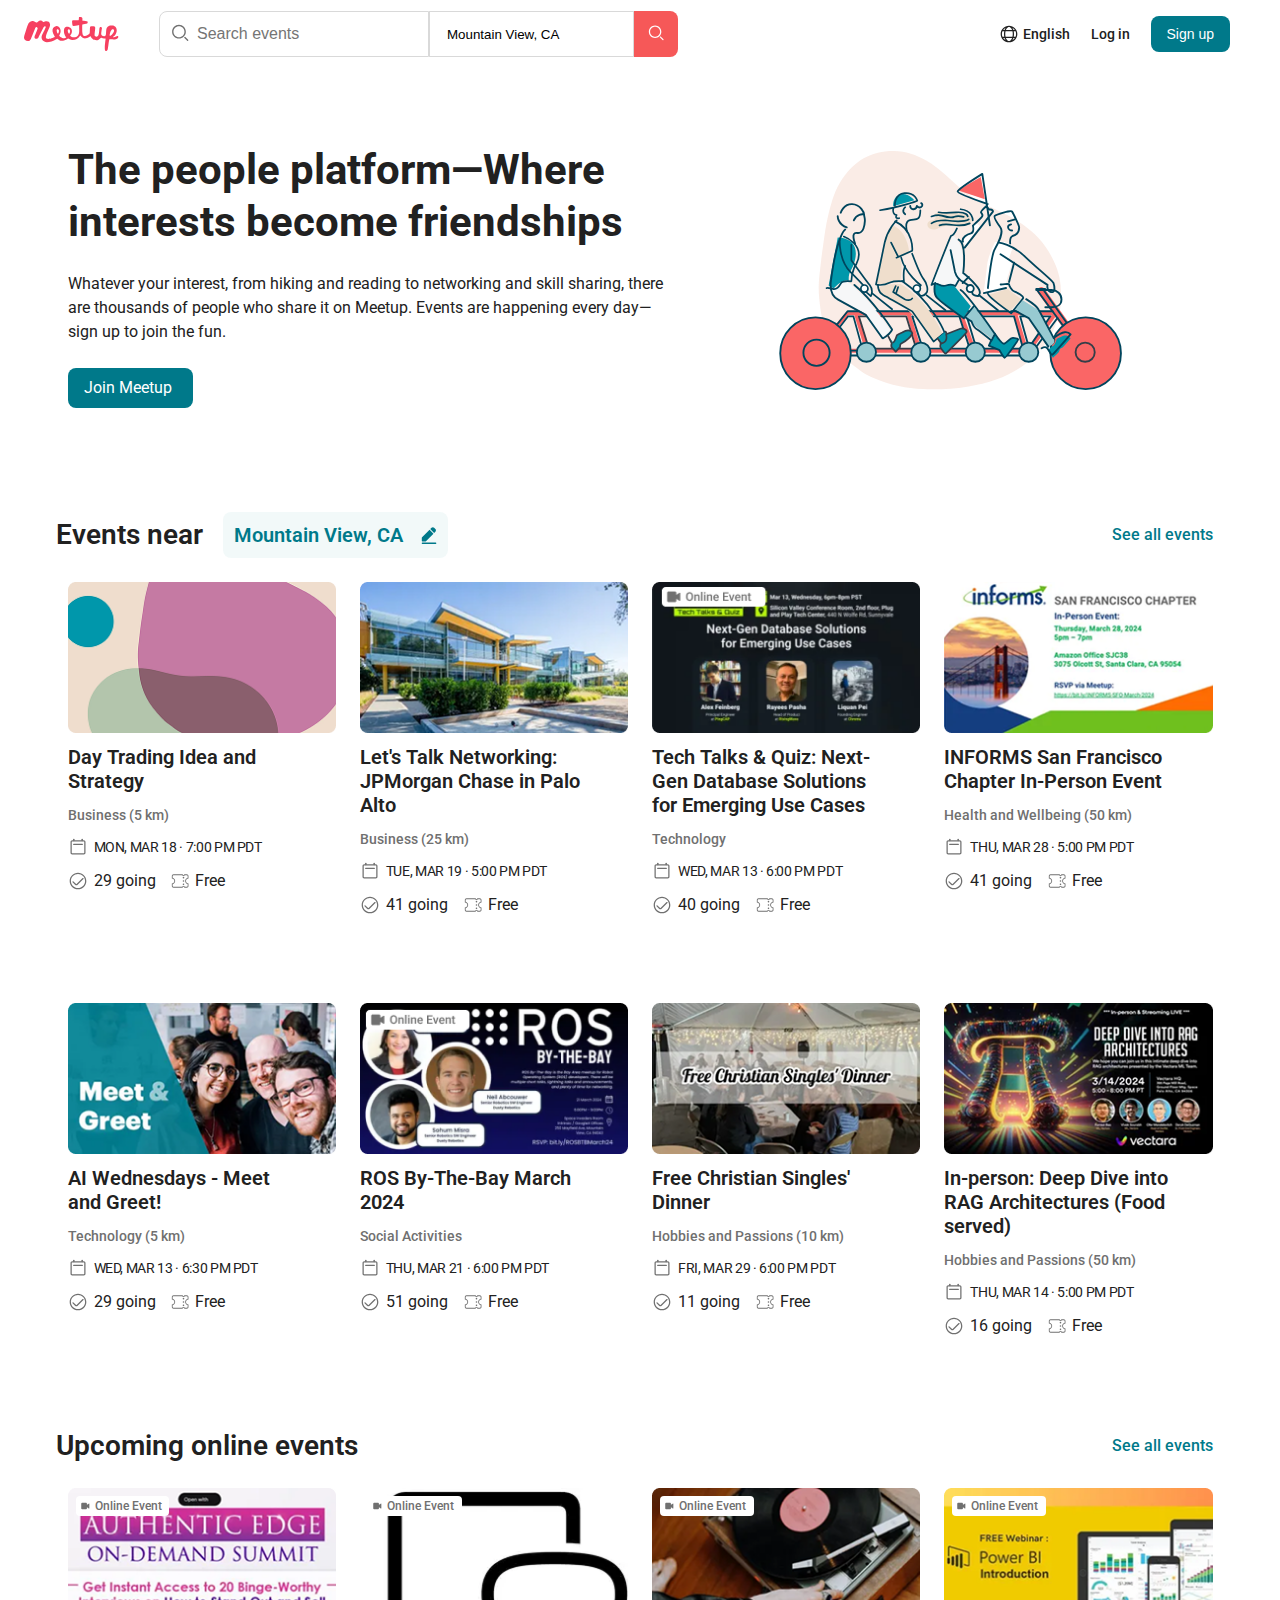
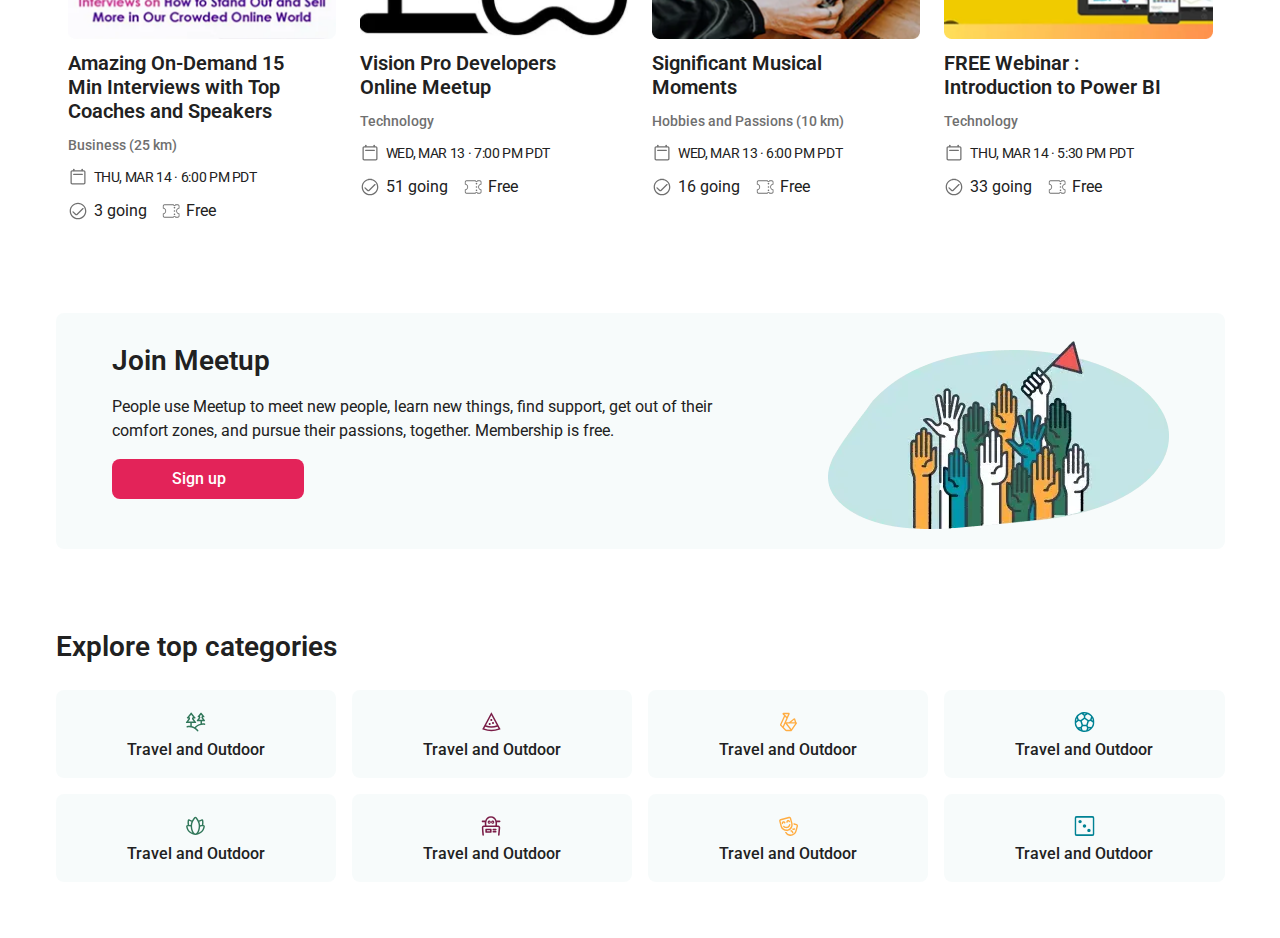
<file: index.html>
<!DOCTYPE html>
<html lang="en">
  <head>
    <meta charset="UTF-8" />
    <meta name="viewport" content="width=device-width, initial-scale=1.0" />
    <title>Document</title>
    <link rel="preconnect" href="https://fonts.googleapis.com" />
    <link rel="preconnect" href="https://fonts.gstatic.com" crossorigin />
    <link
      href="https://fonts.googleapis.com/css2?family=Roboto:ital,wght@0,100..900;1,100..900&display=swap"
      rel="stylesheet"
    />
    <link rel="stylesheet" href="styles/style.css" />
  </head>
  <body>
    <div class="container">
      <nav>
        <div class="searchSection">
          <a href="index.html"
            ><img src="svg_icons/meetup_logo.svg" alt="mainLogo"
          /></a>
          <form action="#" class="searchBar">
            <input
              class="inputLeft"
              type="text"
              placeholder="Search events"
              name="search_input"
            />
            <img
              class="searchIcon1"
              src="svg_icons/search_grey.svg"
              alt="search"
            />
            <input
              class="inputRight"
              type="text"
              value="Mountain View, CA"
              name="search_input"
            />
            <button class="searchIcon2">
              <img src="svg_icons/search_white.svg" alt="search_icon" />
            </button>
          </form>
        </div>
        <div class="navActions">
          <div class="languageBtn">
            <img src="svg_icons/planet_logo.svg" alt="language_icon" />
            <a class="languageSelect btnStyles navLogStyles" href="#"
              >English</a
            >
          </div>
          <a href="#" class="btnStyles navLogStyles">Log in</a>
          <button class="mainBtnStyles btnStyles" type="button">Sign up</button>
        </div>
      </nav>
      <div class="addedForm">
        <form action="#" class="addedSearchBar">
          <input
            class="inputLeft"
            type="text"
            placeholder="Search events"
            name="search_input"
          />
          <img
            class="searchIcon1"
            src="svg_icons/search_grey.svg"
            alt="search"
          />
          <button class="searchIcon2">
            <img src="svg_icons/search_white.svg" alt="search_icon" />
          </button>
        </form>
      </div>
      <main>
        <section class="intro">
          <div class="joinInfo">
            <h1>The people platform—Where interests become friendships</h1>
            <p>
              Whatever your interest, from hiking and reading to networking and
              skill sharing, there are thousands of people who share it on
              Meetup. Events are happening every day—sign up to join the fun.
            </p>

            <a class="mainBtnStyles joinBtn" role="button" href="events.html"
              >Join Meetup</a
            >
          </div>
          <div class="introImg">
            <img src="svg_icons/intro_img.svg" alt="intro_img" />
          </div>
        </section>
        <section class="eventsNear">
          <div class="eventsNavigation">
            <div class="eventsLeft">
              <h3 class="allTitleStyles">Events near</h3>
              <div class="locationTag">
                <span class="locationName">Mountain View, CA</span>
                <img src="svg_icons/pencil_icon.svg" alt="Edit location" />
              </div>
            </div>
            <a class="seeAllLink navLogStyles" href="#">See all events</a>
          </div>
          <div class="eventsList">
            <div class="eventsElements">
              <img
                class="eventImageStyles"
                src="img/near1.png"
                alt="first event"
              />
              <div class="cardsInfo">
                <h3 class="eventTitle">Day Trading Idea and Strategy</h3>
                <p class="eventDistance">Business (5 km)</p>
                <div class="eventDate">
                  <img src="svg_icons/calendar.svg" alt="calendar img" />
                  <p class="eventDateInfo">Mon, Mar 18 · 7:00 PM PDT</p>
                </div>
                <div class="eventTickets">
                  <div class="eventPeople">
                    <img src="svg_icons/done.svg" alt="checked icon" />
                    <p class="eventVisitors">29 going</p>
                  </div>
                  <div class="eventTicketInfo">
                    <img src="svg_icons/ticket_icon.svg" alt="ticket icon" />
                    <p class="ticketStatus">Free</p>
                  </div>
                </div>
              </div>
            </div>
            <div class="eventsElements">
              <img
                class="eventImageStyles"
                src="img/near2.png"
                alt="second event"
              />
              <div class="cardsInfo">
                <h3 class="eventTitle">
                  Let's Talk Networking: JPMorgan Chase in Palo Alto
                </h3>
                <p class="eventDistance">Business (25 km)</p>
                <div class="eventDate">
                  <img src="svg_icons/calendar.svg" alt="calendar img" />
                  <p class="eventDateInfo">Tue, Mar 19 · 5:00 PM PDT</p>
                </div>
                <div class="eventTickets">
                  <div class="eventPeople">
                    <img src="svg_icons/done.svg" alt="checked icon" />
                    <p class="eventVisitors">41 going</p>
                  </div>
                  <div class="eventTicketInfo">
                    <img src="svg_icons/ticket_icon.svg" alt="ticket icon" />
                    <p class="ticketStatus">Free</p>
                  </div>
                </div>
                <div class="onlineEvent">
                  <img src="svg_icons/camera.svg" alt="camera icon" />
                  <p class="onlineText">Online Event</p>
                </div>
              </div>
            </div>
            <div class="eventsElements">
              <img
                class="eventImageStyles"
                src="img/event_near3.png"
                alt="third event"
              />
              <div class="cardsInfo">
                <h3 class="eventTitle">
                  Tech Talks & Quiz: Next- Gen Database Solutions for Emerging
                  Use Cases
                </h3>
                <p class="eventDistance">Technology</p>
                <div class="eventDate">
                  <img src="svg_icons/calendar.svg" alt="calendar img" />
                  <p class="eventDateInfo">Wed, Mar 13 · 6:00 PM PDT</p>
                </div>
                <div class="eventTickets">
                  <div class="eventPeople">
                    <img src="svg_icons/done.svg" alt="checked icon" />
                    <p class="eventVisitors">40 going</p>
                  </div>
                  <div class="eventTicketInfo">
                    <img src="svg_icons/ticket_icon.svg" alt="ticket icon" />
                    <p class="ticketStatus">Free</p>
                  </div>
                </div>
                <div class="onlineEvent">
                  <img src="svg_icons/camera.svg" alt="camera icon" />
                  <p class="onlineText">Online Event</p>
                </div>
                <p class="attendees">99 attendees</p>
              </div>
            </div>
            <div class="eventsElements">
              <img class="eventImageStyles" src="img/near4.png" alt="4 event" />
              <div class="cardsInfo">
                <h3 class="eventTitle">
                  INFORMS San Francisco Chapter In-Person Event
                </h3>
                <p class="eventDistance">Health and Wellbeing (50 km)</p>
                <div class="eventDate">
                  <img src="svg_icons/calendar.svg" alt="calendar img" />
                  <p class="eventDateInfo">Thu, Mar 28 · 5:00 PM PDT</p>
                </div>
                <div class="eventTickets">
                  <div class="eventPeople">
                    <img src="svg_icons/done.svg" alt="checked icon" />
                    <p class="eventVisitors">41 going</p>
                  </div>
                  <div class="eventTicketInfo">
                    <img src="svg_icons/ticket_icon.svg" alt="ticket icon" />
                    <p class="ticketStatus">Free</p>
                  </div>
                </div>
                <p class="attendees">99 attendees</p>
              </div>
            </div>
            <div class="eventsElements">
              <img class="eventImageStyles" src="img/near5.png" alt="5 event" />
              <div class="cardsInfo">
                <h3 class="eventTitle">AI Wednesdays - Meet and Greet!</h3>
                <p class="eventDistance">Technology (5 km)</p>
                <div class="eventDate">
                  <img src="svg_icons/calendar.svg" alt="calendar img" />
                  <p class="eventDateInfo">Wed, Mar 13 · 6:30 PM PDT</p>
                </div>
                <div class="eventTickets">
                  <div class="eventPeople">
                    <img src="svg_icons/done.svg" alt="checked icon" />
                    <p class="eventVisitors">29 going</p>
                  </div>
                  <div class="eventTicketInfo">
                    <img src="svg_icons/ticket_icon.svg" alt="ticket icon" />
                    <p class="ticketStatus">Free</p>
                  </div>
                </div>
              </div>
            </div>
            <div class="eventsElements">
              <img class="eventImageStyles" src="img/near6.png" alt="6 event" />
              <div class="cardsInfo">
                <h3 class="eventTitle">ROS By-The-Bay March 2024</h3>
                <p class="eventDistance">Social Activities</p>
                <div class="eventDate">
                  <img src="svg_icons/calendar.svg" alt="calendar img" />
                  <p class="eventDateInfo">Thu, Mar 21 · 6:00 PM PDT</p>
                </div>
                <div class="eventTickets">
                  <div class="eventPeople">
                    <img src="svg_icons/done.svg" alt="checked icon" />
                    <p class="eventVisitors">51 going</p>
                  </div>
                  <div class="eventTicketInfo">
                    <img src="svg_icons/ticket_icon.svg" alt="ticket icon" />
                    <p class="ticketStatus">Free</p>
                  </div>
                </div>
              </div>
            </div>
            <div class="eventsElements">
              <img class="eventImageStyles" src="img/near7.png" alt="7 event" />
              <div class="cardsInfo">
                <h3 class="eventTitle">Free Christian Singles' Dinner</h3>
                <p class="eventDistance">Hobbies and Passions (10 km)</p>
                <div class="eventDate">
                  <img src="svg_icons/calendar.svg" alt="calendar img" />
                  <p class="eventDateInfo">Fri, Mar 29 · 6:00 PM PDT</p>
                </div>
                <div class="eventTickets">
                  <div class="eventPeople">
                    <img src="svg_icons/done.svg" alt="checked icon" />
                    <p class="eventVisitors">11 going</p>
                  </div>
                  <div class="eventTicketInfo">
                    <img src="svg_icons/ticket_icon.svg" alt="ticket icon" />
                    <p class="ticketStatus">Free</p>
                  </div>
                </div>
              </div>
            </div>
            <div class="eventsElements">
              <img class="eventImageStyles" src="img/near8.png" alt="8 event" />
              <div class="cardsInfo">
                <h3 class="eventTitle">
                  In-person: Deep Dive into RAG Architectures (Food served)
                </h3>
                <p class="eventDistance">Hobbies and Passions (50 km)</p>
                <div class="eventDate">
                  <img src="svg_icons/calendar.svg" alt="calendar img" />
                  <p class="eventDateInfo">Thu, Mar 14 · 5:00 PM PDT</p>
                </div>
                <div class="eventTickets">
                  <div class="eventPeople">
                    <img src="svg_icons/done.svg" alt="checked icon" />
                    <p class="eventVisitors">16 going</p>
                  </div>
                  <div class="eventTicketInfo">
                    <img src="svg_icons/ticket_icon.svg" alt="ticket icon" />
                    <p class="ticketStatus">Free</p>
                  </div>
                </div>
              </div>
            </div>
          </div>
        </section>
        <section class="upcomingEventsBlock">
          <div class="upcomingAbout eventsNavigation">
            <div class="eventsLeft">
              <h3 class="allTitleStyles">Upcoming online events</h3>
            </div>
            <a class="seeAllLink navLogStyles upcomingAll" href="#"
              >See all events</a
            >
          </div>
          <div class="eventsList">
            <div class="eventsElements">
              <img
                class="eventImageStyles"
                src="img/upcoming1.webp.png"
                alt="upcoming event 1"
              />
              <div class="cameraLogoEvents">
                <img src="svg_icons/camera.svg" alt="cameraIcon" />
                <p>Online Event</p>
              </div>
              <div class="cardsInfo">
                <h3 class="eventTitle">
                  Amazing On-Demand 15 Min Interviews with Top Coaches and
                  Speakers
                </h3>
                <p class="eventDistance">Business (25 km)</p>
                <div class="eventDate">
                  <img src="svg_icons/calendar.svg" alt="calendar img" />
                  <p class="eventDateInfo">Thu, Mar 14 · 6:00 PM PDT</p>
                </div>
                <div class="eventTickets">
                  <div class="eventPeople">
                    <img src="svg_icons/done.svg" alt="checked icon" />
                    <p class="eventVisitors">3 going</p>
                  </div>
                  <div class="eventTicketInfo">
                    <img src="svg_icons/ticket_icon.svg" alt="ticket icon" />
                    <p class="ticketStatus">Free</p>
                  </div>
                </div>
              </div>
            </div>
            <div class="eventsElements">
              <img
                class="eventImageStyles"
                src="img/upcoming2.png"
                alt="upcoming event 2"
              />
              <div class="cameraLogoEvents">
                <img src="svg_icons/camera.svg" alt="cameraIcon" />
                <p>Online Event</p>
              </div>
              <div class="cardsInfo">
                <h3 class="eventTitle">Vision Pro Developers Online Meetup</h3>
                <p class="eventDistance">Technology</p>
                <div class="eventDate">
                  <img src="svg_icons/calendar.svg" alt="calendar img" />
                  <p class="eventDateInfo">Wed, Mar 13 · 7:00 PM PDT</p>
                </div>
                <div class="eventTickets">
                  <div class="eventPeople">
                    <img src="svg_icons/done.svg" alt="checked icon" />
                    <p class="eventVisitors">51 going</p>
                  </div>
                  <div class="eventTicketInfo">
                    <img src="svg_icons/ticket_icon.svg" alt="ticket icon" />
                    <p class="ticketStatus">Free</p>
                  </div>
                </div>
                <div class="onlineEvent">
                  <img src="svg_icons/camera.svg" alt="camera icon" />
                  <p class="onlineText">Online Event</p>
                </div>
              </div>
            </div>
            <div class="eventsElements">
              <img
                class="eventImageStyles"
                src="img/upcoming3.png"
                alt="upcoming event 3"
              />
              <div class="cameraLogoEvents">
                <img src="svg_icons/camera.svg" alt="cameraIcon" />
                <p>Online Event</p>
              </div>
              <div class="cardsInfo">
                <h3 class="eventTitle">Significant Musical Moments</h3>
                <p class="eventDistance">Hobbies and Passions (10 km)</p>
                <div class="eventDate">
                  <img src="svg_icons/calendar.svg" alt="calendar img" />
                  <p class="eventDateInfo">Wed, Mar 13 · 6:00 PM PDT</p>
                </div>
                <div class="eventTickets">
                  <div class="eventPeople">
                    <img src="svg_icons/done.svg" alt="checked icon" />
                    <p class="eventVisitors">16 going</p>
                  </div>
                  <div class="eventTicketInfo">
                    <img src="svg_icons/ticket_icon.svg" alt="ticket icon" />
                    <p class="ticketStatus">Free</p>
                  </div>
                </div>
                <p class="attendees">99 attendees</p>
              </div>
            </div>
            <div class="eventsElements">
              <img
                class="eventImageStyles"
                src="img/upcoming4.png"
                alt="upcoming event 4"
              />
              <div class="cameraLogoEvents">
                <img src="svg_icons/camera.svg" alt="cameraIcon" />
                <p>Online Event</p>
              </div>
              <div class="cardsInfo">
                <h3 class="eventTitle">
                  FREE Webinar : Introduction to Power BI
                </h3>
                <p class="eventDistance">Technology</p>
                <div class="eventDate">
                  <img src="svg_icons/calendar.svg" alt="calendar img" />
                  <p class="eventDateInfo">Thu, Mar 14 · 5:30 PM PDT</p>
                </div>
                <div class="eventTickets">
                  <div class="eventPeople">
                    <img src="svg_icons/done.svg" alt="checked icon" />
                    <p class="eventVisitors">33 going</p>
                  </div>
                  <div class="eventTicketInfo">
                    <img src="svg_icons/ticket_icon.svg" alt="ticket icon" />
                    <p class="ticketStatus">Free</p>
                  </div>
                </div>
                <p class="attendees">99 attendees</p>
              </div>
            </div>
          </div>
        </section>
        <!-------------------------------- Join Meetup section  ------------------------------->
        <section class="joinMeetupBlock">
          <div class="meetupInfo">
            <h3 class="allTitleStyles">Join Meetup</h3>
            <!-- Мобильная версия картинки -->
            <img
              class="mobileImage"
              src="svg_icons/hands_logo.svg"
              alt="meetup image"
            />
            <p>
              People use Meetup to meet new people, learn new things, find
              support, get out of their comfort zones, and pursue their
              passions, together. Membership is free.
            </p>

            <a class="mainBtnStyles meetUpBtn" href="events.html" role="button"
              >Sign up</a
            >
          </div>
          <!-- Десктопная версия картинки -->
          <img
            class="desktopImage"
            src="svg_icons/hands_logo.svg"
            alt="meetup image"
          />
        </section>
        <!-------------------------------- explore categories section  ------------------------------->
        <section class="topCategoriesBlock">
          <h3 class="allTitleStyles">Explore top categories</h3>
          <ul>
            <li>
              <img src="svg_icons/explore1.svg" alt="explore1" />
              <p>Travel and Outdoor</p>
            </li>
            <li>
              <img src="svg_icons/explore2.svg" alt="explore2" />
              <p>Travel and Outdoor</p>
            </li>
            <li>
              <img src="svg_icons/explore3.svg" alt="explore3" />
              <p>Travel and Outdoor</p>
            </li>
            <li>
              <img src="svg_icons/explore4.svg" alt="explore4" />
              <p>Travel and Outdoor</p>
            </li>
            <li>
              <img src="svg_icons/explore5.svg" alt="explore5" />
              <p>Travel and Outdoor</p>
            </li>
            <li>
              <img src="svg_icons/explore6.svg" alt="explore6" />
              <p>Travel and Outdoor</p>
            </li>
            <li>
              <img src="svg_icons/explore7.svg" alt="explore7" />
              <p>Travel and Outdoor</p>
            </li>
            <li>
              <img src="svg_icons/explore8.svg" alt="explore8" />
              <p>Travel and Outdoor</p>
            </li>
          </ul>
        </section>
      </main>
    </div>
  </body>
</html>
</file>
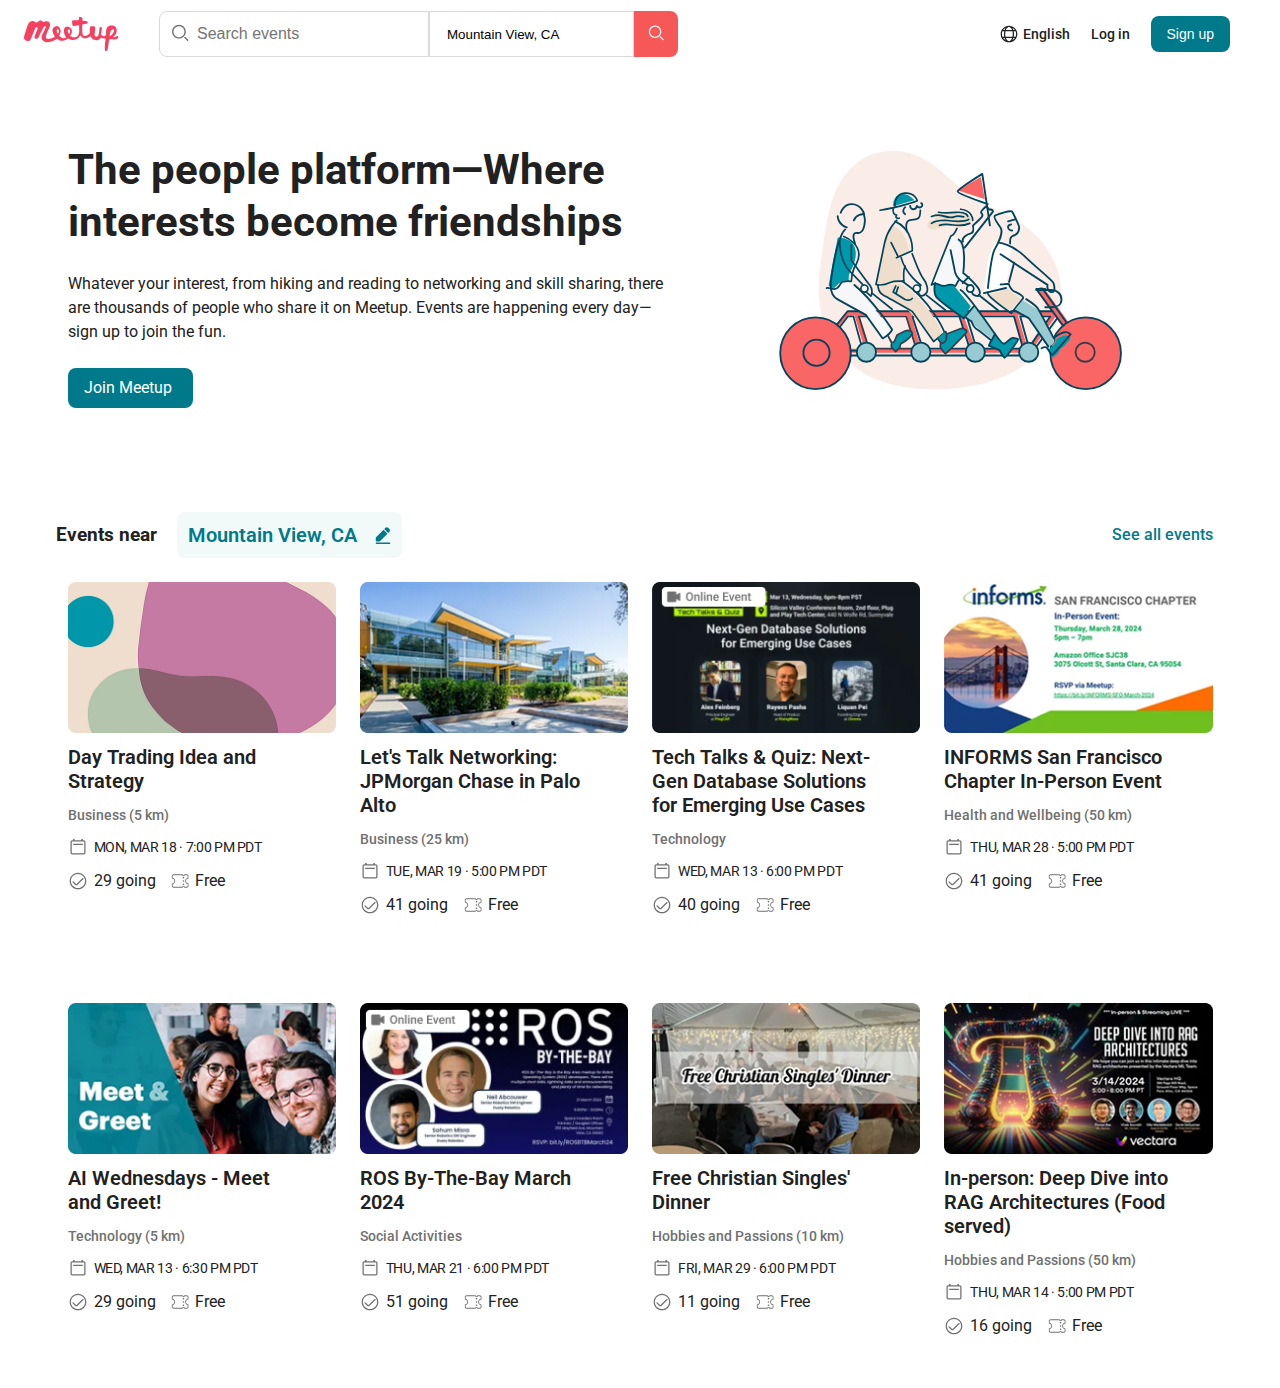
<file: main.html>
<!DOCTYPE html>
<html lang="en">
  <head>
    <meta charset="UTF-8" />
    <meta name="viewport" content="width=device-width, initial-scale=1.0" />
    <title>Document</title>
    <link rel="preconnect" href="https://fonts.googleapis.com" />
    <link rel="preconnect" href="https://fonts.gstatic.com" crossorigin />
    <link
      href="https://fonts.googleapis.com/css2?family=Roboto:ital,wght@0,100..900;1,100..900&display=swap"
      rel="stylesheet"
    />
    <link rel="stylesheet" href="styles/style.css" />
  </head>
  <body>
    <div class="container">
      <nav>
        <div class="searchSection">
          <a href="main.html"
            ><img src="svg_icons/meetup_logo.svg" alt="mainLogo"
          /></a>
          <form action="#" class="searchBar">
            <input
              class="inputLeft"
              type="text"
              placeholder="Search events"
              name="search_input"
            />
            <img
              class="searchIcon1"
              src="svg_icons/search_grey.svg"
              alt="search"
            />
            <input
              class="inputRight"
              type="text"
              value="Mountain View, CA"
              name="search_input"
            />
            <button class="searchIcon2">
              <img src="svg_icons/search_white.svg" alt="search_icon" />
            </button>
          </form>
        </div>
        <div class="navActions">
          <div class="languageBtn">
            <img src="svg_icons/planet_logo.svg" alt="language_icon" />
            <a class="languageSelect btnStyles navLogStyles" href="#"
              >English</a
            >
          </div>
          <a href="#" class="btnStyles navLogStyles">Log in</a>
          <button class="mainBtnStyles btnStyles" type="button">Sign up</button>
        </div>
      </nav>
      <div class="addedForm">
        <form action="#" class="addedSearchBar">
          <input
            class="inputLeft"
            type="text"
            placeholder="Search events"
            name="search_input"
          />
          <img
            class="searchIcon1"
            src="svg_icons/search_grey.svg"
            alt="search"
          />
          <button class="searchIcon2">
            <img src="svg_icons/search_white.svg" alt="search_icon" />
          </button>
        </form>
      </div>
      <main>
        <section class="intro">
          <div class="joinInfo">
            <h1>The people platform—Where interests become friendships</h1>
            <p>
              Whatever your interest, from hiking and reading to networking and
              skill sharing, there are thousands of people who share it on
              Meetup. Events are happening every day—sign up to join the fun.
            </p>

            <a class="mainBtnStyles joinBtn" role="button" href="events.html"
              >Join Meetup</a
            >
          </div>
          <div class="introImg">
            <img src="svg_icons/intro_img.svg" alt="intro_img" />
          </div>
        </section>
        <section class="eventsNear">
          <div class="eventsNavigation">
            <div class="eventsLeft">
              <h3>Events near</h3>
              <div class="locationTag">
                <span class="locationName">Mountain View, CA</span>
                <img src="svg_icons/pencil_icon.svg" alt="Edit location" />
              </div>
            </div>
            <a class="seeAllLink navLogStyles" href="#">See all events</a>
          </div>
          <div class="eventsList">
            <div class="eventsElements">
              <img
                class="eventImageStyles"
                src="img/near1.png"
                alt="first event"
              />
              <div class="cardsInfo">
                <h3 class="eventTitle">Day Trading Idea and Strategy</h3>
                <p class="eventDistance">Business (5 km)</p>
                <div class="eventDate">
                  <img src="svg_icons/calendar.svg" alt="calendar img" />
                  <p class="eventDateInfo">Mon, Mar 18 · 7:00 PM PDT</p>
                </div>
                <div class="eventTickets">
                  <div class="eventPeople">
                    <img src="svg_icons/done.svg" alt="checked icon" />
                    <p class="eventVisitors">29 going</p>
                  </div>
                  <div class="eventTicketInfo">
                    <img src="svg_icons/ticket_icon.svg" alt="ticket icon" />
                    <p class="ticketStatus">Free</p>
                  </div>
                </div>
              </div>
            </div>

            <div class="eventsElements">
              <img
                class="eventImageStyles"
                src="img/near2.png"
                alt="second event"
              />
              <div class="cardsInfo">
                <h3 class="eventTitle">
                  Let's Talk Networking: JPMorgan Chase in Palo Alto
                </h3>
                <p class="eventDistance">Business (25 km)</p>
                <div class="eventDate">
                  <img src="svg_icons/calendar.svg" alt="calendar img" />
                  <p class="eventDateInfo">Tue, Mar 19 · 5:00 PM PDT</p>
                </div>
                <div class="eventTickets">
                  <div class="eventPeople">
                    <img src="svg_icons/done.svg" alt="checked icon" />
                    <p class="eventVisitors">41 going</p>
                  </div>
                  <div class="eventTicketInfo">
                    <img src="svg_icons/ticket_icon.svg" alt="ticket icon" />
                    <p class="ticketStatus">Free</p>
                  </div>
                </div>
                <div class="onlineEvent">
                  <img src="svg_icons/camera.svg" alt="camera icon" />
                  <p class="onlineText">Online Event</p>
                </div>
              </div>
            </div>
            <div class="eventsElements">
              <img
                class="eventImageStyles"
                src="img/near3.png"
                alt="third event"
              />
              <div class="cardsInfo">
                <h3 class="eventTitle">
                  Tech Talks & Quiz: Next- Gen Database Solutions for Emerging
                  Use Cases
                </h3>
                <p class="eventDistance">Technology</p>
                <div class="eventDate">
                  <img src="svg_icons/calendar.svg" alt="calendar img" />
                  <p class="eventDateInfo">Wed, Mar 13 · 6:00 PM PDT</p>
                </div>
                <div class="eventTickets">
                  <div class="eventPeople">
                    <img src="svg_icons/done.svg" alt="checked icon" />
                    <p class="eventVisitors">40 going</p>
                  </div>
                  <div class="eventTicketInfo">
                    <img src="svg_icons/ticket_icon.svg" alt="ticket icon" />
                    <p class="ticketStatus">Free</p>
                  </div>
                </div>
                <div class="onlineEvent">
                  <img src="svg_icons/camera.svg" alt="camera icon" />
                  <p class="onlineText">Online Event</p>
                </div>
                <p class="attendees">99 attendees</p>
              </div>
            </div>
            <div class="eventsElements">
              <img class="eventImageStyles" src="img/near4.png" alt="4 event" />
              <div class="cardsInfo">
                <h3 class="eventTitle">
                  INFORMS San Francisco Chapter In-Person Event
                </h3>
                <p class="eventDistance">Health and Wellbeing (50 km)</p>
                <div class="eventDate">
                  <img src="svg_icons/calendar.svg" alt="calendar img" />
                  <p class="eventDateInfo">Thu, Mar 28 · 5:00 PM PDT</p>
                </div>
                <div class="eventTickets">
                  <div class="eventPeople">
                    <img src="svg_icons/done.svg" alt="checked icon" />
                    <p class="eventVisitors">41 going</p>
                  </div>
                  <div class="eventTicketInfo">
                    <img src="svg_icons/ticket_icon.svg" alt="ticket icon" />
                    <p class="ticketStatus">Free</p>
                  </div>
                </div>
                <p class="attendees">99 attendees</p>
              </div>
            </div>
            <div class="eventsElements">
              <img class="eventImageStyles" src="img/near5.png" alt="5 event" />
              <div class="cardsInfo">
                <h3 class="eventTitle">AI Wednesdays - Meet and Greet!</h3>
                <p class="eventDistance">Technology (5 km)</p>
                <div class="eventDate">
                  <img src="svg_icons/calendar.svg" alt="calendar img" />
                  <p class="eventDateInfo">Wed, Mar 13 · 6:30 PM PDT</p>
                </div>
                <div class="eventTickets">
                  <div class="eventPeople">
                    <img src="svg_icons/done.svg" alt="checked icon" />
                    <p class="eventVisitors">29 going</p>
                  </div>
                  <div class="eventTicketInfo">
                    <img src="svg_icons/ticket_icon.svg" alt="ticket icon" />
                    <p class="ticketStatus">Free</p>
                  </div>
                </div>
              </div>
            </div>
            <div class="eventsElements">
              <img class="eventImageStyles" src="img/near6.png" alt="6 event" />
              <div class="cardsInfo">
                <h3 class="eventTitle">ROS By-The-Bay March 2024</h3>
                <p class="eventDistance">Social Activities</p>
                <div class="eventDate">
                  <img src="svg_icons/calendar.svg" alt="calendar img" />
                  <p class="eventDateInfo">Thu, Mar 21 · 6:00 PM PDT</p>
                </div>
                <div class="eventTickets">
                  <div class="eventPeople">
                    <img src="svg_icons/done.svg" alt="checked icon" />
                    <p class="eventVisitors">51 going</p>
                  </div>
                  <div class="eventTicketInfo">
                    <img src="svg_icons/ticket_icon.svg" alt="ticket icon" />
                    <p class="ticketStatus">Free</p>
                  </div>
                </div>
              </div>
            </div>
            <div class="eventsElements">
              <img class="eventImageStyles" src="img/near7.png" alt="7 event" />
              <div class="cardsInfo">
                <h3 class="eventTitle">Free Christian Singles' Dinner</h3>
                <p class="eventDistance">Hobbies and Passions (10 km)</p>
                <div class="eventDate">
                  <img src="svg_icons/calendar.svg" alt="calendar img" />
                  <p class="eventDateInfo">Fri, Mar 29 · 6:00 PM PDT</p>
                </div>
                <div class="eventTickets">
                  <div class="eventPeople">
                    <img src="svg_icons/done.svg" alt="checked icon" />
                    <p class="eventVisitors">11 going</p>
                  </div>
                  <div class="eventTicketInfo">
                    <img src="svg_icons/ticket_icon.svg" alt="ticket icon" />
                    <p class="ticketStatus">Free</p>
                  </div>
                </div>
              </div>
            </div>
            <div class="eventsElements">
              <img class="eventImageStyles" src="img/near8.png" alt="8 event" />
              <div class="cardsInfo">
                <h3 class="eventTitle">
                  In-person: Deep Dive into RAG Architectures (Food served)
                </h3>
                <p class="eventDistance">Hobbies and Passions (50 km)</p>
                <div class="eventDate">
                  <img src="svg_icons/calendar.svg" alt="calendar img" />
                  <p class="eventDateInfo">Thu, Mar 14 · 5:00 PM PDT</p>
                </div>
                <div class="eventTickets">
                  <div class="eventPeople">
                    <img src="svg_icons/done.svg" alt="checked icon" />
                    <p class="eventVisitors">16 going</p>
                  </div>
                  <div class="eventTicketInfo">
                    <img src="svg_icons/ticket_icon.svg" alt="ticket icon" />
                    <p class="ticketStatus">Free</p>
                  </div>
                </div>
              </div>
            </div>
          </div>
        </section>
      </main>
    </div>
  </body>
</html>
</file>
<file: styles/style.css>
* {
  margin: 0;
  padding: 0;
  box-sizing: border-box;
}

html {
  font-family: "Roboto", sans-serif;
  font-size: 1rem;
  font-style: normal;
  font-weight: 400;
  line-height: 24px;
  color: #212121;
}

.container {
  max-width: 1512px;
  width: 100%;
  margin: 0 auto;
}
nav {
  display: flex;
  justify-content: space-between;
  align-items: center;
  padding: 11px 50px 11px 24px;
}
.searchSection {
  display: flex;
  align-items: center;
  gap: 40px;
}
.searchSection > a {
  display: flex;
  align-items: center;
}
.searchBar {
  display: flex;
  position: relative;
}
.addedSearchBar {
  display: flex;
  position: relative;
  width: 100%;
  padding: 0px 40px;
}
.searchBar > input {
  border: 1px solid #d9d9d9;
}

.inputLeft {
  border-radius: 8px 0px 0px 8px;
  padding: 13px 24px 13px 37px;
  color: #707070;
  font-size: 16px;
  font-style: normal;
  font-weight: 400;
  line-height: normal;
  width: 100%;
}

.inputRight {
  padding: 13px 9px 13px 17px;
}

.searchIcon1 {
  position: absolute;
  top: 13px;
  left: 13px;
}

.searchIcon2 {
  padding: 13px 14px;
  border-radius: 0px 8px 8px 0px;
  background-color: #f65858;
  border: none;
  cursor: pointer;
  transition: background-color 0.3s ease, transform 0.2s ease;
}

.searchIcon2:hover {
  background: #d83c3c;
  transform: scale(1);
}

.navActions {
  display: flex;
  justify-content: center;
  align-items: center;
  gap: 21px;
}
.btnStyles {
  border: none;
  background-color: white;
  color: #212121;
  font-size: 14px;
  font-style: normal;
  font-weight: 500;
  line-height: 20px;
  cursor: pointer;
  text-decoration: none;
  transition: background-color 0.3s ease;
}

.languageBtn {
  display: flex;
  align-items: center;
  gap: 5px;
}

.languageSelect {
  display: flex;
  align-items: center;
  justify-content: center;
  gap: 4px;
  font-size: 14px;
  font-weight: 500;
  line-height: 20px;
}

.mainBtnStyles {
  border-radius: 8px;
  background-color: #00798a;
  padding: 0.5rem 1rem;
  color: white;
  border: none;
  cursor: pointer;
  text-decoration: none;
  transition: background-color 0.3s ease, transform 0.2s ease;
}

.mainBtnStyles:hover {
  background-color: #005f70;
  transform: scale(1.05);
}

.navLogStyles {
  position: relative;
  display: inline-block;
  color: #212121;
  text-decoration: none;
  transition: color 0.3s ease;
}

.navLogStyles::after {
  content: "";
  position: absolute;
  left: 0;
  bottom: -2px;
  width: 0%;
  height: 2px;
  background-color: #00798a;
  transition: width 0.3s ease;
}

.navLogStyles:hover {
  color: #00798a;
}

.navLogStyles:hover::after {
  width: 100%;
}

.addedForm {
  display: none;
  margin-top: 11px;
}

@media (max-width: 950px) {
  nav {
    padding: 11px 10px;
  }
  .searchSection {
    gap: 10px;
  }
  .inputLeft {
    padding: 13px 0px 13px 0px;
    text-align: center;
  }
  .inputRight {
    padding: 13px 0px 13px 0px;
    text-align: center;
  }
  .searchIcon1 {
    position: absolute;
    top: 13px;
    left: 10px;
  }
}

@media (max-width: 768px) {
  nav {
    padding: 6px 7px 5px 15px;
  }
  .searchBar {
    display: none;
  }
  .addedSearchBar > input {
    border: 1px solid #d9d9d9;
  }
  .searchSection {
    gap: 6px;
  }
  .addedForm {
    display: flex;
    justify-content: center;
  }
  .inputLeft {
    padding: 13px 24px 13px 30px;
    text-align: start;
  }
  .searchIcon1 {
    left: 45px;
  }
}
@media (max-width: 565px) {
  .addedSearchBar {
    padding: 0px 20px;
  }
  .searchIcon1 {
    left: 25px;
  }
}

@media (max-width: 428px) {
  .btnStyles {
    font-size: 12px;
    line-height: 17.086px;
  }
  .navActions {
    gap: 19px;
  }
}

@media (max-width: 375px) {
  nav {
    padding: 6px 4px 5px 4px;
  }
}

/*===========================main section intro=====================*/
main {
  max-width: 1193px;
  width: 100%;
  margin: 0 auto;
  padding: 0px 12px;
}
.intro {
  margin-top: 70px;
  display: flex;
  gap: 75px;
  align-items: center;
  margin-bottom: 98px;
  padding: 0px 12px;
}
.joinInfo {
  max-width: 608px;
  display: flex;
  flex-direction: column;
  gap: 24px;
}

.joinInfo > h1 {
  font-size: 42px;
  font-style: normal;
  font-weight: 700;
  line-height: 52px;
}
.joinInfo > p {
  line-height: 24px;
}
.joinBtn {
  max-width: 125px;
}

@media (max-width: 1024px) {
  .intro {
    margin-top: 70px;
    gap: 50px;
  }
}

@media (max-width: 833px) {
  .intro {
    flex-direction: column;
    align-items: center;
    gap: 10px;
    margin-top: 30px;
    margin-bottom: 60px;
  }
  .joinInfo {
    align-items: center;
    gap: 20px;
  }
  .joinInfo > h1 {
    font-size: 42px;
    font-style: normal;
    font-weight: 700;
    line-height: 52px;
  }
  .joinInfo > p {
    line-height: 24px;
  }
}

@media (max-width: 768px) {
  .joinInfo > h1 {
    font-size: 38px;
    font-weight: 700;
    line-height: 45px;
  }
  .joinInfo > p {
    line-height: 22px;
  }
  .intro {
    margin-bottom: 30px;
  }
  .introImg > img {
    width: 100%;
    max-width: 320px;
    height: auto;
    object-fit: cover;
    border-radius: 8px;
  }
}

@media (max-width: 426px) {
  .joinInfo > h1 {
    font-size: 25px;
    font-weight: 700;
    line-height: 30.5px;
  }
  .joinInfo > p {
    color: #000;
    font-size: 12px;
    font-weight: 400;
    line-height: 24px;
  }
  .introImg > img {
    width: 100%;
    max-width: 280px;
    height: auto;
    object-fit: cover;
    border-radius: 8px;
  }
}

/*===========================main section events near=====================*/

.eventsNear {
  display: flex;
  flex-direction: column;
  gap: 24px;
}

.eventsNavigation {
  display: flex;
  justify-content: space-between;
  align-items: center;
  padding: 0px 12px 0px 0px;
}

.eventsLeft {
  display: flex;
  align-items: center;
  gap: 20px;
}

.allTitleStyles {
  font-size: 28px;
  font-style: normal;
  font-weight: 600;
  line-height: 36px;
  /* padding-left: 12px; */
}

.locationTag {
  display: flex;
  align-items: center;
  gap: 18px;
  border-radius: 8px;
  background: rgba(151, 202, 209, 0.12);
  padding: 11px;
}
.locationName {
  color: #00798a;
  font-size: 20px;
  font-weight: 600;
  line-height: 24px;
}
.seeAllLink {
  text-decoration: none;
  font-weight: 500;
  line-height: 24px;
  color: #00798a;
}

@media (max-width: 768px) {
  .allTitleStyles {
    font-size: 22px;
    line-height: 30px;
  }

  .locationName {
    font-size: 16px;
    line-height: 22px;
  }
}

@media (max-width: 540px) {
  .seeAllLink {
    display: none;
  }
  .allTitleStyles {
    font-size: 20px;
    font-style: normal;
    font-weight: 600;
    line-height: 24.671px;
  }

  .locationName {
    font-size: 13.706px;
    font-style: normal;
    font-weight: 600;
    line-height: 16.447px;
  }
}

@media (max-width: 425px) {
  .eventsLeft {
    gap: 13px;
  }
}

@media (max-width: 329px) {
  .eventsNavigation {
    padding: 0px 7px;
  }
}

/*-------------------------------- event cards section  ------------------------------- */

.eventsList {
  display: grid;
  grid-template-columns: repeat(auto-fit, minmax(250px, 1fr));
  column-gap: 24px;
  row-gap: 36px;
  justify-content: center;
  padding: 0px 12px;
}
.eventsElements {
  display: flex;
  flex-direction: column;
  gap: 12px;
  transition: transform 0.3s ease, box-shadow 0.3s ease;
  cursor: pointer;
  position: relative;
}
.eventsElements:hover .eventTitle {
  color: #00798a;
}

.eventsElements:hover {
  transform: translateY(-3px);
  box-shadow: 0 0.5rem 1rem rgba(0, 0, 0, 0.1);
}
.cardsInfo {
  display: flex;
  flex-direction: column;
  gap: 12px;
  width: 100%;
  padding-bottom: 50px;
}
.eventImageStyles {
  width: 100%;
  height: auto;
  object-fit: cover;
}

.cameraLogoEvents {
  position: absolute;
  top: 8px;
  left: 8px;
  display: flex;
  align-items: center;
  justify-content: center;
  gap: 4px;
  padding: 2px 7.8px 2px 4px;
  border-radius: 4px;
  background: #fff;
}

.cameraLogoEvents > p {
  color: #707070;
  font-size: 12px;
  font-weight: 500;
  line-height: 16px;
}

.eventTitle {
  font-size: 20px;
  font-weight: 600;
  line-height: 24px;
  max-width: 85%;
}
.eventDistance {
  color: #707070;
  font-size: 14px;
  font-weight: 500;
  line-height: 20px;
}
.eventDate {
  display: flex;
  gap: 6px;
}
.eventDateInfo {
  font-size: 14px;
  font-weight: 400;
  line-height: 20px;
  letter-spacing: -0.35px;
  text-transform: uppercase;
}
.eventTickets {
  display: flex;
  gap: 15.8px;
}
.eventPeople {
  display: flex;
  gap: 6px;
}
.eventVisitors {
  line-height: 24px;
}
.eventTicketInfo {
  display: flex;
  gap: 6px;
  align-items: center;
}
.ticketStatus {
  line-height: 24px;
}
.onlineEvent {
  display: flex;
  align-items: center;
  gap: 4px;
  display: none;
}
.onlineText {
  color: #707070;
  font-size: 7.299px;
  font-weight: 500;
  line-height: 9.732px;
}

.attendees {
  color: #707070;
  font-size: 8.437px;
  font-weight: 400;
  line-height: 12.053px;
  display: none;
}

@media (max-width: 1120px) {
  .eventsList {
    grid-template-columns: repeat(auto-fit, minmax(340px, 1fr));
    gap: 36px;
    padding: 0px 30px;
  }
  .eventImageStyles {
    width: 100%;
    max-width: 400px;
  }
}

@media (max-width: 792px) {
  .eventsList {
    display: flex;
    flex-direction: column;
    gap: 0px;
    padding: 0px 0px 0px 7px;
  }

  .eventsElements {
    display: flex;
    flex-direction: row;
    align-items: flex-start;
    gap: 12px;
    padding-top: 20px;
    border-top: 0.613px solid #d9d9d9;
  }
  .cardsInfo {
    padding: 0px 10px 30px 0px;
    gap: 3px;
  }

  .eventImageStyles {
    width: 40%;
    max-width: 200px;
    height: auto;
    object-fit: cover;
    flex-shrink: 0;
  }

  .eventContent {
    display: flex;
    flex-direction: column;
    gap: 8px;
  }

  .eventTitle {
    font-size: 13px;
    line-height: 16px;
    max-width: 100%;
  }

  .eventTickets {
    flex-wrap: wrap;
    gap: 12px;
  }

  .eventDate > img,
  .eventPeople > img,
  .eventTicketInfo > img {
    width: 20px;
    height: 20px;
  }
  .eventTitle {
    font-size: 18px;
    font-weight: 500;
    line-height: 22px;
  }
  .eventDateInfo {
    font-size: 12px;
  }
  .eventPeople {
    font-size: 12px;
  }
  .ticketStatus {
    font-size: 12px;
  }
  .cameraLogoEvents {
    top: 25px;
    left: 6px;
  }
}

@media (max-width: 426px) {
  .eventsElements:nth-child(1),
  .eventsElements:nth-child(5),
  .eventsElements:nth-child(6),
  .eventsElements:nth-child(7),
  .eventsElements:nth-child(8) {
    display: none;
  }
  .eventDate > img {
    display: none;
  }

  .eventImageStyles {
    padding-bottom: 10px;
  }

  .eventsNavigation {
    padding: 0px 6px;
  }

  .eventDateInfo {
    order: 1;
    color: #7c6f50;
    font-size: 10px;
    font-weight: 500;
    line-height: 12.257px;
  }
  .eventTitle {
    order: 2;
    font-size: 10px;
    font-weight: 500;
    line-height: 14.464px;
  }
  .eventDistance {
    order: 3;
    color: #707070;
    font-size: 8.437px;
    line-height: 12.053px;
  }
  .eventTickets {
    display: none;
  }
  .onlineEvent {
    display: flex;
    order: 4;
  }
  .attendees {
    display: flex;
    order: 5;
    padding-top: 18px;
  }
  .cameraLogoEvents {
    display: none;
  }
}
@media (max-width: 392px) {
  .eventsElements {
    padding-top: 10px;
  }
  .eventImageStyles {
    max-width: 98px;
  }
  .cardsInfo {
    padding: 0px 10px 20px 0px;
    gap: 3px;
  }
  .attendees {
    padding-top: 16px;
  }
  .intro {
    margin-bottom: 20px;
  }
  .eventsNear {
    gap: 12px;
  }
  .locationTag > img {
    width: 15px;
    height: 15px;
  }
  .inputLeft {
    padding: 11px 24px 11px 30px;
  }
}

/*=========================== Section Upcoming events ==================*/

.upcomingEventsBlock {
  display: flex;
  flex-direction: column;
  gap: 24px;
  margin-top: 40px;
}
.upcomingAll {
  display: block;
}

@media (max-width: 426px) {
  .seeAllLink {
    font-size: 14px;
  }
}

@media (max-width: 375px) {
  .seeAllLink {
    display: none;
  }
}

/*=============================Join Meetup section ========================*/

.joinMeetupBlock {
  display: flex;
  justify-content: center;
  align-items: center;
  padding: 20px 56px;
  background: rgba(151, 202, 209, 0.08);
  border-radius: 8px;
  margin: 40px 0;
  gap: 75px;
}

.meetupInfo {
  display: grid;
  grid-template-areas:
    "title"
    "text"
    "button";
  gap: 16px;
}

.allTitleStyles {
  grid-area: title;
  font-size: 28px;
  font-weight: 600;
  line-height: 36px;
}

.meetupInfo > p {
  grid-area: text;
  line-height: 24px;
}

.meetUpBtn {
  grid-area: button;
  background-color: #e32359;
  color: #fff;
  padding: 8px 60px;
  font-weight: 500;
  line-height: 24px;
  max-width: 192px;
  margin-bottom: 20px;
}

.desktopImage {
  display: block;
  max-width: 100%;
  height: auto;
}

.mobileImage {
  display: none;
  grid-area: image;
  max-width: 100%;
  width: 100%;
  height: auto;
  object-fit: contain;
  justify-self: center;
  padding: 10px 0;
}

@media (max-width: 1024px) {
  .joinMeetupBlock {
    gap: 40px;
  }
}

@media (max-width: 768px) {
  .joinMeetupBlock {
    flex-direction: column;
    padding: 15px 30px;
  }

  .desktopImage {
    display: none;
  }

  .allTitleStyles,
  .meetupInfo > p {
    text-align: start;
  }

  .allTitleStyles {
    font-size: 22px;
    line-height: 30px;
  }

  .meetUpBtn {
    justify-self: center;
  }

  .meetupInfo {
    text-align: center;
    grid-template-areas:
      "title"
      "image"
      "text"
      "button";
  }
  .mobileImage {
    display: flex;
    max-width: 290px;
  }
}

@media (max-width: 426px) {
  .joinMeetupBlock {
    padding: 16px 27px 0px 15px;
    margin-top: 20px;
  }
  .mobileImage {
    padding: 0;
  }
  .meetupInfo {
    gap: 0px;
  }
  .meetupInfo > p {
    margin: 6px 0px 22px 0px;
    font-size: 13px;
  }
  .meetUpBtn {
    margin-bottom: 34px;
  }
}
@media (max-width: 394px) {
  .joinMeetupBlock {
    margin-bottom: 20px;
  }
}

/*==============================explore categories section==============================*/

.topCategoriesBlock {
  display: flex;
  flex-direction: column;
  gap: 25px;
  margin-bottom: 56px;
  padding-top: 40px;
}

.topCategoriesBlock > ul {
  display: flex;
  gap: 16px;
  padding: 0;
  margin: 0;
  list-style: none;
}

.topCategoriesBlock > ul > li {
  display: flex;
  min-width: 135px;
  flex-direction: column;
  align-items: center;
  border-radius: 8px;
  background: rgba(151, 202, 209, 0.08);
  padding: 22px 28px 16px;
  gap: 6px;
  justify-content: center;
  text-align: center;
  flex: 1 1 calc(25% - 16px);
  box-sizing: border-box;
  cursor: pointer;
  transition: transform 0.2s ease, box-shadow 0.2s ease,
    background-color 0.2s ease;
}

.topCategoriesBlock > ul > li:hover {
  transform: translateY(-4px);
  box-shadow: 0 6px 16px rgba(0, 0, 0, 0.1);
  background: rgba(151, 202, 209, 0.12);
}

.topCategoriesBlock > ul > li:active {
  transform: scale(0.98);
  box-shadow: 0 2px 6px rgba(0, 0, 0, 0.15);
}

.topCategoriesBlock > ul > li:focus-visible {
  outline: 2px solid #97cad1;
  outline-offset: 4px;
}

.topCategoriesBlock > ul > li > p {
  font-weight: 500;
  line-height: 24px;
}

@media (max-width: 1440px) {
  .topCategoriesBlock > ul {
    flex-wrap: wrap;
  }
}

@media (max-width: 1024px) {
  .topCategoriesBlock {
    padding: 0px 12px;
  }
  .topCategoriesBlock > ul > li {
    flex: 1 1 calc(33.333% - 16px);
  }
  .topCategoriesBlock > ul {
    margin: 0px 2em;
  }
}

@media (max-width: 768px) {
  .topCategoriesBlock > ul > li {
    flex: 1 1 calc(50% - 16px);
  }
}

@media (max-width: 425px) {
  .topCategoriesBlock > ul > li {
    flex: 1 1 calc(50% - 16px);
  }
}

@media (max-width: 768px) {
  .topCategoriesBlock > ul > li {
    flex: 1 1 calc(50% - 16px);
  }
}

@media (max-width: 394px) {
  .topCategoriesBlock > ul {
    margin: 0px 5px;
    gap: 20px;
  }
}

@media (max-width: 375px) {
  .topCategoriesBlock > ul {
    margin: 0px;
  }
}

@media (max-width: 321px) {
  .topCategoriesBlock > ul {
    gap: 10px;
  }
}

/*-------------------------------- popular cities section  ------------------------------- */

.cities {
  display: flex;
  flex-direction: column;
  gap: 16px;
  margin: 0 auto;
  margin-bottom: 64px;
}

.cities > p {
  color: #707070;
  font-weight: 400;
  line-height: 24px;
}

.citiesCards {
  display: grid;
  grid-template-columns: repeat(5, 1fr);
  gap: 40px;
  justify-items: center;
  margin-top: 10px;
  padding: 0px 0px 0px 12px;
}

.cityElement {
  display: flex;
  flex-direction: column;
  align-items: center;
  gap: 16px;
  transition: transform 0.3s ease, box-shadow 0.3s ease;
  cursor: pointer;
  text-decoration: none;
  color: #212121;
}

.cityElement img {
  width: 100%;
  max-width: 205px;
  min-width: 153px;
  height: auto;
  object-fit: cover;
  border-radius: 8px;
}

.citiesName {
  font-size: 20px;
  font-weight: 600;
  line-height: 28px;
}

.cityElement:hover {
  transform: translateY(-6px) scale(1.03);
}

@media (max-width: 1024px) {
  .citiesCards {
    grid-template-columns: repeat(2, 1fr);
    padding: 0px 5%;
  }

  .cityElement:nth-child(5) {
    display: none;
  }
}

@media (max-width: 426px) {
  .citiesCards {
    gap: 17px;
    padding: 0;
  }
  .cities > p {
    font-size: 12px;
    font-weight: 400;
  }
  .citiesName {
    font-size: 15.024px;
    font-weight: 600;
    line-height: 21.034px;
  }
}
@media (max-width: 394px) {
  .citiesCards {
    padding: 0px 23px;
  }
}

@media (max-width: 375px) {
  .cities {
    padding: 0px 8px;
  }
  .cityElement img {
    min-width: 120px;
  }
}

@media (max-width: 394px) {
  .citiesCards {
    padding: 0px 10px;
  }
}

/*-------------------------------- how section  ------------------------------- */

.howMeetupBlock {
  display: flex;
  flex-direction: column;
  gap: 24px;
  margin-bottom: 60px;
}

.howInfos {
  display: flex;
  flex-wrap: wrap;
  gap: 24px;
  justify-content: center;
}

.howDiscover {
  border-radius: 8px;
  background: rgba(151, 202, 209, 0.08);
  display: flex;
  flex: 1 1 300px;
  transition: transform 0.3s ease, box-shadow 0.3s ease;
  overflow: visible;
  padding: 20px;
  gap: 24px;
}

.howDiscover:hover {
  transform: translateY(-4px);
  box-shadow: 0 8px 16px rgba(0, 0, 0, 0.1);
}

.howDiscover > img {
  max-width: 41px;
  max-height: 41px;
  transition: transform 0.4s ease;
  flex-shrink: 0;
}

.howDiscover:hover > img {
  transform: rotate(1deg) scale(1.1);
  animation: pulse 0.6s ease;
}

@keyframes pulse {
  0% {
    transform: scale(1);
  }
  50% {
    transform: scale(1.1);
  }
  100% {
    transform: scale(1);
  }
}

.howDiscoverInfos {
  display: flex;
  flex-direction: column;
  gap: 12px;
  flex: 1;
  min-width: 0;
}

.howDiscoverInfos > h4 {
  font-size: 20px;
  font-weight: 600;
  margin: 0;
}

.howDiscoverInfos > a {
  font-size: 15px;
  display: inline-block;
  word-break: break-word;
  text-decoration: none;
  color: inherit;
  transition: transform 0.3s ease, color 0.3s ease;
  cursor: pointer;
  color: #006d7e;
}

.howDiscoverInfos > a:hover {
  color: #004e5a;
  transform: translateY(-1px) scale(1.01);
}

@media (max-width: 768px) {
  .howDiscover {
    padding: clamp(1rem, 3vw, 1.5rem);
    gap: 20px;
  }

  .howDiscoverInfos > h4 {
    font-size: 18px;
  }

  .howDiscoverInfos > a {
    font-size: 14px;
  }
}

@media (max-width: 480px) {
  .howDiscover {
    flex-direction: row;
    align-items: flex-start;
    padding: clamp(1rem, 4vw, 1.25rem);
    gap: 16px;
  }

  .howDiscover > img {
    margin: 0;
  }

  .howDiscoverInfos > h4 {
    font-size: 16px;
  }

  .howDiscoverInfos > a {
    font-size: 13px;
  }
}

@media (max-width: 426px) {
  .howMeetupBlock {
    margin-bottom: 20px;
  }
  .howDiscover {
    padding: 18px 12px;
  }
}

/*-------------------------------- friendships section  ------------------------------- */

.friendships {
  display: flex;
  flex-direction: column;
  gap: 16px;
  margin-bottom: 60px;
}

.friendships > p {
  color: #707070;
  max-width: 850px;
}

.friendshipsCards {
  display: flex;
  flex-wrap: wrap;
  justify-content: center;
  gap: 32px;
  margin-top: 24px;
  width: 100%;
  box-sizing: border-box;
}

.friendshipsElements {
  display: flex;
  flex-direction: column;
  gap: 12px;
  flex: 1 1 280px;
  max-width: 376px;
  width: 100%;
  box-sizing: border-box;
  margin-bottom: 24px;
  text-align: left;
  transition: all 0.3s ease;
}

.friendshipsElements:hover {
  transform: translateY(-4px);
  box-shadow: 0 4px 12px rgba(0, 0, 0, 0.1);
}

.friendshipsElements img {
  width: 100%;
  aspect-ratio: 16 / 9;
  object-fit: cover;
  border-radius: 8px;
  display: block;
}

.friendshipsElements > h4 {
  font-size: 18px;
  font-weight: 600;
  line-height: 28px;
  max-width: 85%;
}

.friendshipsElements > p {
  color: #707070;
  max-width: 95%;
}

.friendshipsElements a {
  transition: color 0.3s ease;
  display: inline-block;
}

.friendshipsElements a:hover {
  color: #004e5a;
}

@media (max-width: 1024px) {
  .friendshipsCards {
    gap: 24px;
  }
}

@media (max-width: 768px) {
  .friendshipsElements {
    max-width: 100%;
  }

  .friendshipsElements img {
    aspect-ratio: 16 / 10;
  }
}

@media (max-width: 480px) {
  .friendships > p {
    font-size: 14px;
  }

  .friendshipsElements > h4 {
    font-size: 16px;
  }

  .friendshipsElements > p {
    font-size: 14px;
  }

  .friendshipsElements a {
    font-size: 14px;
  }

  .friendshipsCards {
    gap: 20px;
  }
}

@media (max-width: 426px) {
  .friendships {
    gap: 0px;
  }
  .friendships > p {
    display: none;
  }
  .friendshipsElements > p {
    font-size: 12px;
  }
  .friendshipsElements a {
    font-size: 12px;
  }
  .friendshipsElements {
    margin-bottom: 0px;
  }
}

/*=============================== Foooter =========================*/

footer {
  background-color: #212121;
}

.footerContainer {
  padding: 24px 20px 40px 20px;
  display: flex;
  flex-direction: column;
  gap: 24px;
  max-width: 1120px;
  margin: 0 auto;
  width: 100%;
}

.footerStarted {
  display: flex;
  align-items: center;
  gap: 50px;
  border-bottom: 1px solid #707070;
  padding-bottom: 25px;
}
.footerStarted > a {
  color: #fff;
  font-weight: 600;
  border-radius: 6px;
  border: 2px solid #fff;
  padding: 10px 13.8px 10px 14px;
  text-decoration: none;
  transition: all 0.3s ease;
}
.footerStarted > a:hover {
  background-color: #fff;
  color: #212121;
  transform: scale(1.05);
}

.footerStarted > a:active {
  transform: scale(0.98);
  opacity: 0.9;
}
.footerLists {
  display: flex;
  justify-content: space-between;
  margin-bottom: 10px;
}
.footerListsStyle {
  list-style: none;
  display: flex;
  flex-direction: column;
  gap: 7px;
  flex: 1 1 180px;
  min-width: 100px;
}
.footerListTitle {
  color: #f6f7f8;
  font-weight: 600;
}
.footerListStyles {
  color: #c5c4c4;
  font-size: 14px;
  line-height: 20px;
  text-decoration: none;
}

.footerListStyles:hover {
  color: #ffffff;
  transition: color 0.3s ease;
}

.socialmedias {
  display: flex;
  align-items: center;
  justify-content: space-between;
}

.socialmediasIcons a img {
  transition: transform 0.3s ease;
}

.socialmediasIcons a:hover img {
  transform: scale(1.1);
  opacity: 0.85;
}

.followBlock {
  display: flex;
  flex-direction: column;
  gap: 12px;
}
.followBlock > p {
  color: #f6f7f8;
}
.socialmediasIcons {
  display: flex;
  gap: 32px;
}
.downloadApps {
  display: flex;
  gap: 24px;
}

.footerSettings {
  display: flex;
  gap: 26px;
}

.footerSettings li:first-child a {
  color: #fff;
  font-size: 14px;
  line-height: 20px;
  text-decoration: none;
}

@media (max-width: 808px) {
  .footerSettingsList {
    display: none;
  }
}

@media (max-width: 767px) {
  .footerStarted {
    gap: 40px;
  }
}

@media (max-width: 630px) {
  .downloadApps {
    display: none;
  }
}

@media (max-width: 426px) {
  .footerContainer {
    padding: 20px 7px 36px 12px;
    gap: 24px;
  }
  .footerLists {
    gap: 15px;
  }
  .footerStarted {
    gap: 20px;
  }
}
@media (max-width: 394px) {
  .friendships {
    padding-bottom: 70px;
  }
}

@media (max-width: 376px) {
  .footerStarted {
    flex-direction: column;
  }
  .footerLists {
    gap: 5px;
  }
}

@media (max-width: 321px) {
  .footerLists {
    gap: 3px;
  }
  .footerListStyles {
    text-align: center;
  }
}
</file>
